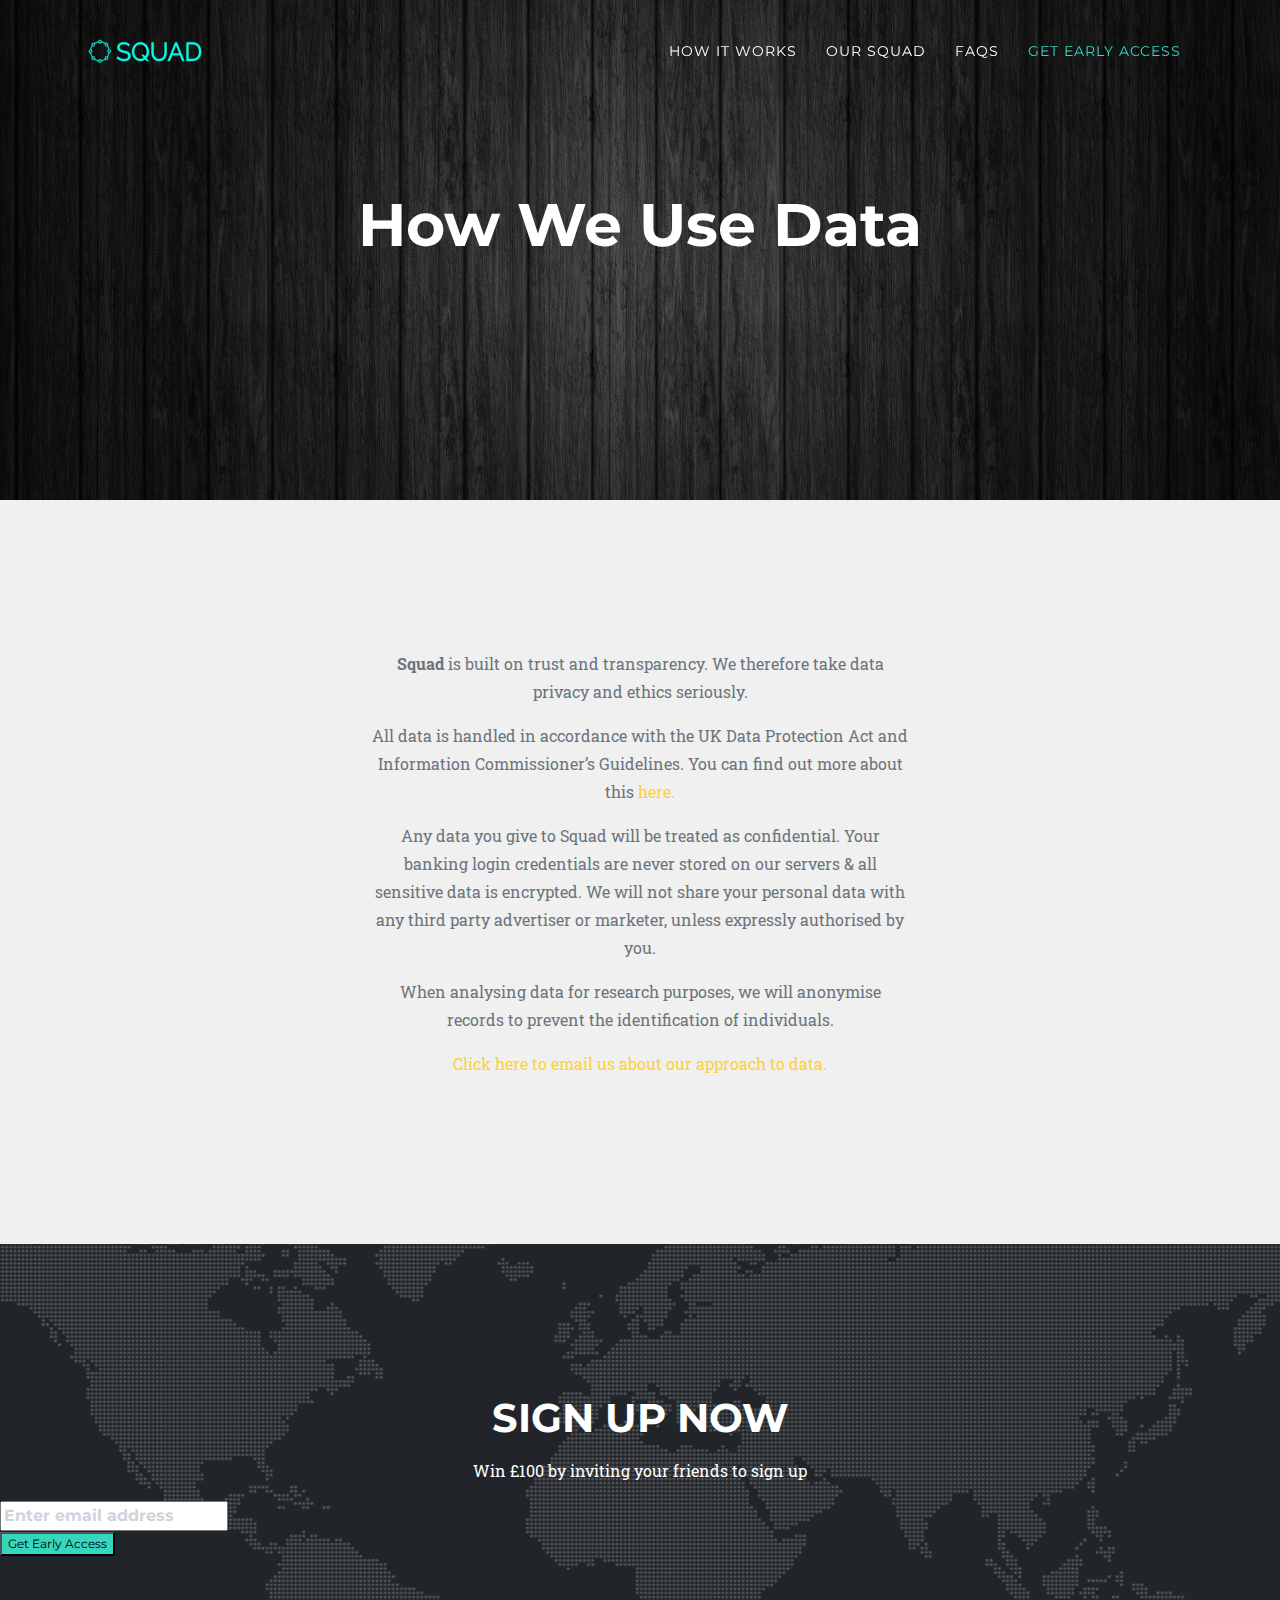
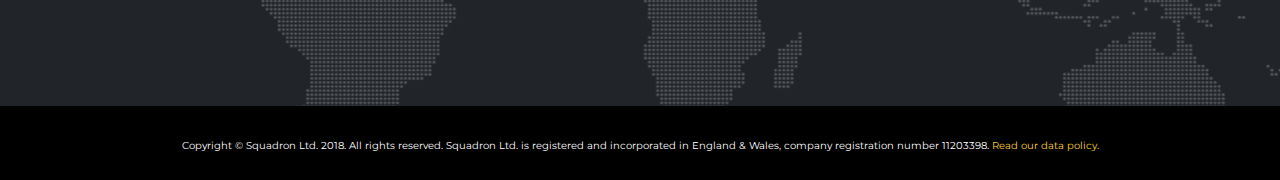
<file: data.html>
<!DOCTYPE html>
<html lang="en">

  <head>

    <!-- Global site tag (gtag.js) - Google Analytics -->
    <script async src="https://www.googletagmanager.com/gtag/js?id=UA-114732649-1"></script>
    <script>
      window.dataLayer = window.dataLayer || [];
      function gtag(){dataLayer.push(arguments);}
      gtag('js', new Date());

      gtag('config', 'UA-114732649-1');
    </script>


    <meta charset="utf-8">
    <meta name="viewport" content="width=device-width, initial-scale=1, shrink-to-fit=no">
    <meta name="description" content="">
    <meta name="author" content="Mihir Bhushan">
    <meta property="fb:app_id" content="206484643262517" />

    <title>Squad</title>

    <!-- Bootstrap core CSS -->
    <link href="vendor/bootstrap/css/bootstrap.min.css" rel="stylesheet">
    <link href="//cdn-images.mailchimp.com/embedcode/classic-10_7.css" rel="stylesheet" type="text/css">

    <!-- Custom fonts for this template -->
    <link href="vendor/font-awesome/css/font-awesome.min.css" rel="stylesheet" type="text/css">
    <link href="https://fonts.googleapis.com/css?family=Montserrat:400,700" rel="stylesheet" type="text/css">
    <link href='https://fonts.googleapis.com/css?family=Kaushan+Script' rel='stylesheet' type='text/css'>
    <link href='https://fonts.googleapis.com/css?family=Droid+Serif:400,700,400italic,700italic' rel='stylesheet' type='text/css'>
    <link href='https://fonts.googleapis.com/css?family=Roboto+Slab:400,100,300,700' rel='stylesheet' type='text/css'>

    <!-- Custom styles for this template -->
    <link href="css/agency.css" rel="stylesheet">

    <link rel="icon" href="img/logos/SquadAppClearLogo.png">

  </head>

  <body id="page-top">

    <!-- Navigation -->
    <nav class="navbar navbar-expand-lg navbar-dark fixed-top" id="mainNav">
      <div class="container">
        <a class="navbar-brand js-scroll-trigger" href="index.html" id="toplogo"><img class="img-fluid d-block mx-auto" src="img/logos/Picture1.png" alt=""></a>
        <button class="navbar-toggler navbar-toggler-right" type="button" data-toggle="collapse" data-target="#navbarResponsive" aria-controls="navbarResponsive" aria-expanded="false" aria-label="Toggle navigation">
          <i class="fa fa-bars"></i>
        </button>
        <div class="collapse navbar-collapse" id="navbarResponsive">
          <ul class="navbar-nav text-uppercase ml-auto">
            <li class="nav-item">
              <a class="nav-link js-scroll-trigger" href="index.html">How it Works</a>
            <li class="nav-item">
              <li class="nav-item">
                <a class="nav-link js-scroll-trigger" href="company.html">Our Squad</a>
              </li>
              <li class="nav-item">
                <a class="nav-link js-scroll-trigger" href="faq.html">FAQs</a>
              </li>
              <li class="nav-item">
                <a class="nav-link js-scroll-trigger" href="Signup.html" id="accessnav">Get Early Access</a>
              </li>
            <!-- <li class="nav-item">
              <a id="prototypebutton1 "class="btn btn-primary btn-xl text-uppercase js-scroll-trigger" href="Signup.html">Get Early Access</a>
            </li> -->
          </ul>
        </div>
      </div>
    </nav>



    <!-- Header -->
    <header class="masthead">
      <div class="container">
        <!--<div class="row">-->
            <div class="intro-text">
              <div class="intro-lead-in align-right">How We Use Data</div>
            </div>
      </div>
    </header>

    <!-- Team -->
    <section id="team">
      <div class="container">
        <div class="row">
          <div class="col-sm-3"></div>
          <div class="col-lg-6 text-center">
            <p class="text-muted"><strong>Squad</strong> is built on trust and transparency.  We therefore take data privacy and ethics seriously.</p>
            <p class="text-muted">All data is handled in accordance with the UK Data Protection Act and Information Commissioner’s Guidelines. You can find out more about this <a href="https://ico.org.uk/for-organisations/guide-to-data-protection/">here.</a></p>
            <p class="text-muted">Any data you give to Squad will be treated as confidential.  Your banking login credentials are never stored on our servers & all sensitive data is encrypted. We will not share your personal data with any third party advertiser or marketer, unless expressly authorised by you. </p>
            <p class="text-muted">When analysing data for research purposes, we will anonymise records to prevent the identification of individuals. </p>
            <p class="text-muted"><a href="mailto:info@joinsquad.io">Click here to email us about our approach to data.</a></p>
          </div>
        </div>

      </div>
    </section>

    <section id="contact">
      <div class="row">
      <div class="col-lg-12">
        <div class="intro-text">
            <h2 id="Contacttitle">SIGN UP NOW</h2>
            <p class="text-center">Win £100  by inviting your friends to sign up</p>
            <!-- Begin MailChimp Signup Form -->
              <link href="//cdn-images.mailchimp.com/embedcode/horizontal-slim-10_7.css" rel="stylesheet" type="text/css">

              <div id="mc_embed_signup">
                <form action="https://twitter.us17.list-manage.com/subscribe/post?u=b45ca9f2fac78a53aba53a733&amp;id=675dc687e1" method="post" id="mc-embedded-subscribe-form" name="mc-embedded-subscribe-form" class="validate" target="_blank" novalidate>
                    <div id="mc_embed_signup_scroll">
                       <input type="email" value="" name="EMAIL" class="email" id="mce-EMAIL" placeholder="Enter email address" required>
                       <div id="mce-responses" class="clear">
                        <div class="response" id="mce-error-response" style="display:none"></div>
                        <div class="response" id="mce-success-response" style="display:none"></div>
                      </div>    <!-- real people should not fill this in and expect good things - do not remove this or risk form bot signups-->
                       <!-- real people should not fill this in and expect good things - do not remove this or risk form bot signups-->
                       <div style="position: absolute; left: -5000px;" aria-hidden="true"><input type="text" name="b_b45ca9f2fac78a53aba53a733_675dc687e1" tabindex="-1" value=""></div>
                       <div class="clear"><input type="submit" value="Get Early Access" name="subscribe" id="mc-embedded-subscribe" class="button"></div>
                    </div>
                </form>
              </div>
        </div>
      </div>
    </div>
    </section>



    <footer>
      <div class="container">
        <div class="row">
          <div class="col-lg-12">
            <span class="copyright">Copyright &copy; Squadron Ltd. 2018. All rights reserved. Squadron Ltd. is registered and incorporated in England & Wales, company registration number 11203398. <a href="https://auth.truelayer.com/?response_type=code&client_id=squad-9efg&nonce=84770142&scope=info%20accounts%20balance%20transactions%20cards%20offline_access&redirect_uri=http://localhost:3000/callback&enable_mock=true">Read our data policy.</a></span>
          </div>
        </div>
      </div>
    </footer>


    <!-- Bootstrap core JavaScript -->
    <script src="vendor/jquery/jquery.min.js"></script>
    <script src="vendor/bootstrap/js/bootstrap.bundle.min.js"></script>

    <!-- Plugin JavaScript -->
    <script src="vendor/jquery-easing/jquery.easing.min.js"></script>

    <!-- Contact form JavaScript -->
    <script src="js/jqBootstrapValidation.js"></script>
    <script src="js/contact_me.js"></script>

    <!-- Custom scripts for this template -->
    <script src="js/agency.min.js"></script>

    <script>window.jQuery || document.write('<scr' + 'ipt src="https://code.jquery.com/jquery-1.11.0.min.js"><\/sc' + 'ript>')</script>
    <script>window.$kol_jquery = window.jQuery</script>
    <script src="https://kickoffpages-kickofflabs.netdna-ssl.com/widgets/1.9.6/kol_any_form.js"></script>
    <script src='https://kickoffpages-kickofflabs.netdna-ssl.com/w/112033/205484.js'></script>


  </body>

</html>
</file>
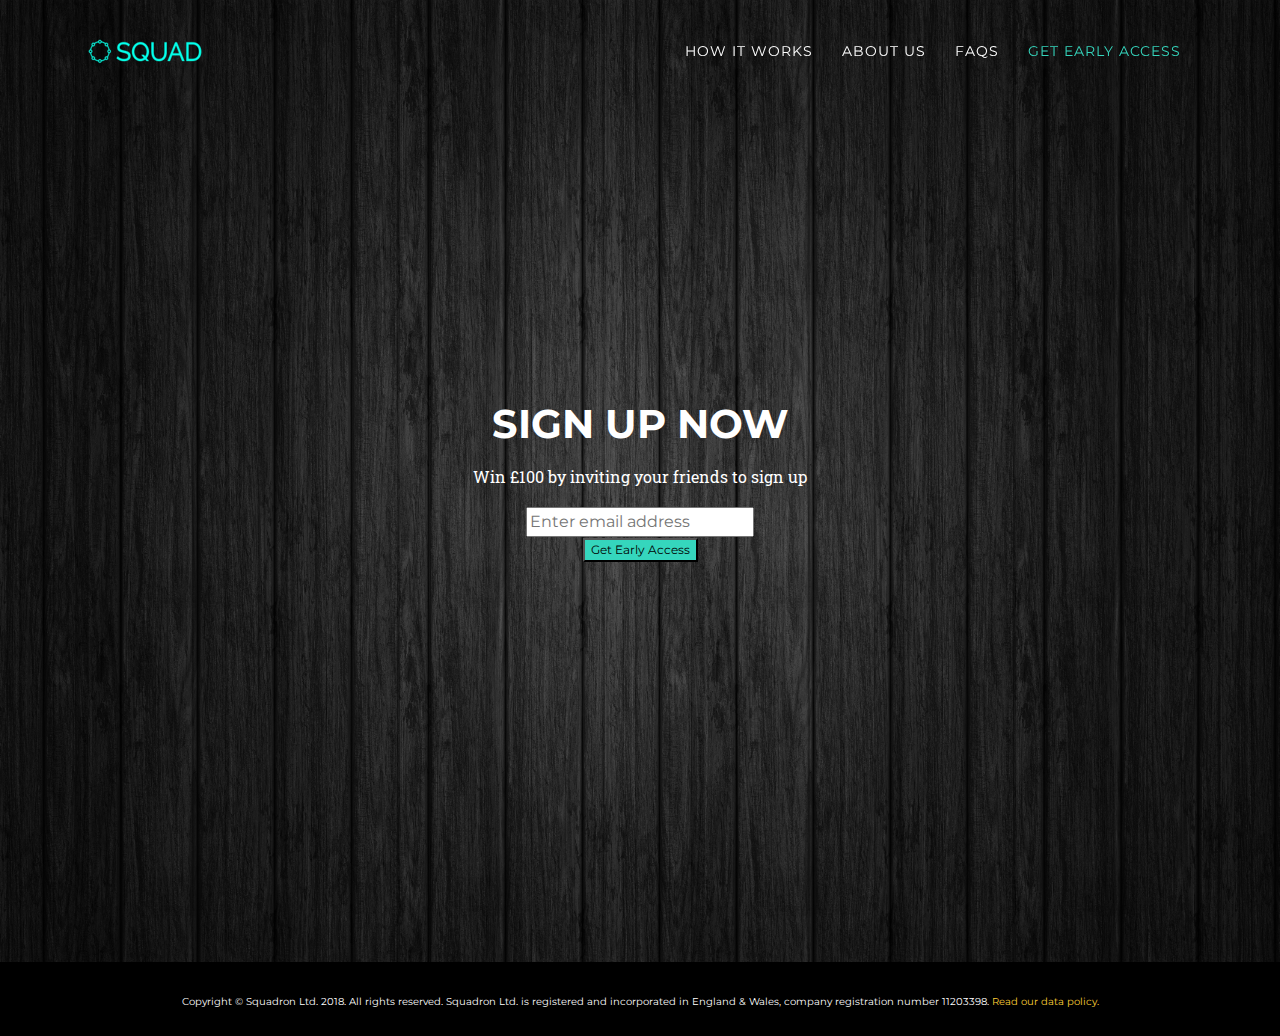
<file: Signup.html>
<!DOCTYPE html>
<html lang="en">

  <head>

    <!-- Global site tag (gtag.js) - Google Analytics -->
    <script async src="https://www.googletagmanager.com/gtag/js?id=UA-114732649-1"></script>
    <script>
      window.dataLayer = window.dataLayer || [];
      function gtag(){dataLayer.push(arguments);}
      gtag('js', new Date());

      gtag('config', 'UA-114732649-1');
    </script>


    <meta charset="utf-8">
    <meta name="viewport" content="width=device-width, initial-scale=1, shrink-to-fit=no">
    <meta name="description" content="">
    <meta name="author" content="Mihir Bhushan">
    <meta property="fb:app_id" content="206484643262517" />

    <title>Squad</title>

    <!-- Bootstrap core CSS -->
    <link href="vendor/bootstrap/css/bootstrap.min.css" rel="stylesheet">
    <link href="//cdn-images.mailchimp.com/embedcode/classic-10_7.css" rel="stylesheet" type="text/css">

    <!-- Custom fonts for this template -->
    <link href="vendor/font-awesome/css/font-awesome.min.css" rel="stylesheet" type="text/css">
    <link href="https://fonts.googleapis.com/css?family=Montserrat:400,700" rel="stylesheet" type="text/css">
    <link href='https://fonts.googleapis.com/css?family=Kaushan+Script' rel='stylesheet' type='text/css'>
    <link href='https://fonts.googleapis.com/css?family=Droid+Serif:400,700,400italic,700italic' rel='stylesheet' type='text/css'>
    <link href='https://fonts.googleapis.com/css?family=Roboto+Slab:400,100,300,700' rel='stylesheet' type='text/css'>

    <!-- Custom styles for this template -->
    <link href="css/agency.css" rel="stylesheet">

    <link rel="icon" href="img/logos/SquadAppClearLogo.png">

  </head>

  <body id="page-top">

    <!-- Navigation -->
    <nav class="navbar navbar-expand-lg navbar-dark fixed-top" id="mainNav">
      <div class="container">
        <a class="navbar-brand js-scroll-trigger" href="index.html" id="toplogo"><img class="img-fluid d-block mx-auto" src="img/logos/Picture1.png" alt=""></a>
        <button class="navbar-toggler navbar-toggler-right" type="button" data-toggle="collapse" data-target="#navbarResponsive" aria-controls="navbarResponsive" aria-expanded="false" aria-label="Toggle navigation">
          <i class="fa fa-bars"></i>
        </button>
        <div class="collapse navbar-collapse" id="navbarResponsive">
          <ul class="navbar-nav text-uppercase ml-auto">
            <li class="nav-item">
              <a class="nav-link js-scroll-trigger" href="index.html">How it Works</a>
            <li class="nav-item">
              <li class="nav-item">
                <a class="nav-link js-scroll-trigger" href="company.html">About Us</a>
              </li>
              <li class="nav-item">
                <a class="nav-link js-scroll-trigger" href="faq.html">FAQs</a>
              </li>
              <li class="nav-item">
                <a class="nav-link js-scroll-trigger" href="Signup.html" id="accessnav">Get Early Access</a>
              </li>
            <!-- <li class="nav-item">
              <a id="prototypebutton1 "class="btn btn-primary btn-xl text-uppercase js-scroll-trigger" href="index.html">Get Early Access</a>
            </li> -->
          </ul>
        </div>
      </div>
    </nav>



    <!-- Header -->
    <header class="masthead">
      <div class="container">
        <!--<div class="row">-->
            <div class="intro-text">
              <div class="row">
              <div class="col-lg-12">
                <div class="intro-text">
                    <h2 id="Contacttitle">SIGN UP NOW</h2>
                    <p>Win £100  by inviting your friends to sign up</p>
                    <!-- Begin MailChimp Signup Form -->
                      <link href="//cdn-images.mailchimp.com/embedcode/horizontal-slim-10_7.css" rel="stylesheet" type="text/css">

                      <div id="mc_embed_signup">
                        <form action="https://twitter.us17.list-manage.com/subscribe/post?u=b45ca9f2fac78a53aba53a733&amp;id=675dc687e1" method="post" id="mc-embedded-subscribe-form" name="mc-embedded-subscribe-form" class="validate" target="_blank" novalidate>
                            <div id="mc_embed_signup_scroll">
                               <input type="email" value="" name="EMAIL" class="email" id="mce-EMAIL" placeholder="Enter email address" required>
                               <div id="mce-responses" class="clear">
                                <div class="response" id="mce-error-response" style="display:none"></div>
                                <div class="response" id="mce-success-response" style="display:none"></div>
                              </div>    <!-- real people should not fill this in and expect good things - do not remove this or risk form bot signups-->
                               <!-- real people should not fill this in and expect good things - do not remove this or risk form bot signups-->
                               <div style="position: absolute; left: -5000px;" aria-hidden="true"><input type="text" name="b_b45ca9f2fac78a53aba53a733_675dc687e1" tabindex="-1" value=""></div>
                               <div class="clear"><input type="submit" value="Get Early Access" name="subscribe" id="mc-embedded-subscribe" class="button"></div>
                            </div>
                        </form>
                      </div>
                </div>
              </div>
            </div>
      </div>
    </header>



    <footer>
      <div class="container">
        <div class="row">
          <div class="col-lg-12">
            <span class="copyright">Copyright &copy; Squadron Ltd. 2018. All rights reserved. Squadron Ltd. is registered and incorporated in England & Wales, company registration number 11203398. <a href="data.html">Read our data policy.</a></span>
          </div>
        </div>
      </div>
    </footer>


    <!-- Bootstrap core JavaScript -->
    <script src="vendor/jquery/jquery.min.js"></script>
    <script src="vendor/bootstrap/js/bootstrap.bundle.min.js"></script>

    <!-- Plugin JavaScript -->
    <script src="vendor/jquery-easing/jquery.easing.min.js"></script>

    <!-- Contact form JavaScript -->
    <script src="js/jqBootstrapValidation.js"></script>
    <script src="js/contact_me.js"></script>

    <!-- Custom scripts for this template -->
    <script src="js/agency.min.js"></script>

    <script>window.jQuery || document.write('<scr' + 'ipt src="https://code.jquery.com/jquery-1.11.0.min.js"><\/sc' + 'ript>')</script>
    <script>window.$kol_jquery = window.jQuery</script>
    <script src="https://kickoffpages-kickofflabs.netdna-ssl.com/widgets/1.9.6/kol_any_form.js"></script>
    <script src='https://kickoffpages-kickofflabs.netdna-ssl.com/w/112033/205484.js'></script>


  </body>

</html>
</file>
<file: css/agency.css>
.animation-frame {
    position: relative;
    margin-top: -100px;
    padding-bottom: 50px;
}

img {
    vertical-align: middle;
}
img {
    border: 0;
    border-top-color: initial;
    border-top-style: initial;
    border-top-width: 0px;
    border-right-color: initial;
    border-right-style: initial;
    border-right-width: 0px;
    border-bottom-color: initial;
    border-bottom-style: initial;
    border-bottom-width: 0px;
    border-left-color: initial;
    border-left-style: initial;
    border-left-width: 0px;
    border-image-source: initial;
    border-image-slice: initial;
    border-image-width: initial;
    border-image-outset: initial;
    border-image-repeat: initial;
}

.animation-video {
    height: 476px;
    margin-left: -316.5px;
    position: relative;
    top: 185px;
    width: 340px;
    padding-bottom: 50px;

}



body {
  overflow-x: hidden;
  font-family: 'Roboto Slab', 'Helvetica Neue', Helvetica, Arial, sans-serif;
}

p {
  line-height: 1.75;
}

a {
  color: #fed136;
}

a:hover {
  color: #fec503;
}

.text-primary {
  color: #fed136 !important;
}

h1,
h2,
h3,
h4,
h5,
h6 {
  font-weight: 700;
  font-family: 'Montserrat', 'Helvetica Neue', Helvetica, Arial, sans-serif;
}

section {
  padding: 100px 0;
}

section h2.section-heading {
  font-size: 40px;
  margin-top: 0;
  margin-bottom: 15px;
}

section h3.section-subheading {
  font-size: 16px;
  font-weight: 400;
  font-style: italic;
  margin-bottom: 75px;
  text-transform: none;
  font-family: 'Droid Serif', 'Helvetica Neue', Helvetica, Arial, sans-serif;
}

@media (min-width: 768px) {
  section {
    padding: 150px 0;
  }
}

.btn {
  font-family: 'Montserrat', 'Helvetica Neue', Helvetica, Arial, sans-serif;
  font-weight: 700;
}

.btn-xl {
  font-size: 12px;
  padding: 10px 20px;
}

.btn-primary {
  background-color: transparent;
  border-color: White;
  border-width: 5px;
}

.btn-primary:active, .btn-primary:focus, .btn-primary:hover {
  background-color: transparent;
  border-color: #b8bec0 !important;
  color: #b8bec0 !important;
  border-width: 5px;
}

.btn-primary:active, .btn-primary:focus {
  box-shadow: 0 0 0 0.2rem rgba(254, 209, 55, 0.5) !important;
}

.button{
  background-color:#35d6bd !important;
  font-size: 12px !important;
  text-align: center;
}

a#accessnav {
  color: #35d6bd !important;
}

::-moz-selection {
  background: #fed136;
  text-shadow: none;
}

::selection {
  background: #fed136;
  text-shadow: none;
}

img::selection {
  background: transparent;
}

img::-moz-selection {
  background: transparent;
}

#mainNav {
  background-color: #212529;
}

#mainNav .navbar-toggler {
  font-size: 12px;
  right: 0;
  padding: 13px;
  text-transform: uppercase;
  color: white;
  border: 0;
  background-color: transparent;
  font-family: 'Montserrat', 'Helvetica Neue', Helvetica, Arial, sans-serif;
}

#mainNav .navbar-brand {
  color: white;
  font-family: 'Kaushan Script', 'Helvetica Neue', Helvetica, Arial, cursive;
}

#mainNav .navbar-brand.active, #mainNav .navbar-brand:active, #mainNav .navbar-brand:focus, #mainNav .navbar-brand:hover {
  color: #fec503;
}

#mainNav .navbar-nav .nav-item .nav-link {
  font-size: 90%;
  font-weight: 400;
  padding: 0.75em 0;
  letter-spacing: 1px;
  color: white;
  font-family: 'Montserrat', 'Helvetica Neue', Helvetica, Arial, sans-serif;
}

#mainNav .navbar-nav .nav-item .nav-link.active, #mainNav .navbar-nav .nav-item .nav-link:hover {
  /*color: #fed136;*/
}

a#prototypebutton1{
  font-size: 90%;
  letter-spacing: 1px;
  padding: 1px 2px;
  padding-top: 2px:
}

@media (min-width: 992px) {
  #mainNav {
    padding-top: 25px;
    padding-bottom: 25px;
    -webkit-transition: padding-top 0.3s, padding-bottom 0.3s;
    -moz-transition: padding-top 0.3s, padding-bottom 0.3s;
    transition: padding-top 0.3s, padding-bottom 0.3s;
    border: none;
    background-color: transparent;
  }
  #mainNav .navbar-brand {
    font-size: 1.75em;
    -webkit-transition: all 0.3s;
    -moz-transition: all 0.3s;
    transition: all 0.3s;
  }
  #mainNav .navbar-nav .nav-item .nav-link {
    padding: 1.1em 1em !important;
  }
  #mainNav.navbar-shrink {
    padding-top: 0;
    padding-bottom: 0;
    background-color: #212529;
  }
  #mainNav.navbar-shrink .navbar-brand {
    font-size: 1.25em;
    padding: 12px 0;
  }
}

header.masthead {
  text-align: center;
  color: white;
  background-image: url("../img/header-bg.jpg");
  background-repeat: no-repeat;
  background-attachment: scroll;
  background-position: center center;
  -webkit-background-size: cover;
  -moz-background-size: cover;
  -o-background-size: cover;
  background-size: cover;
}

header.masthead .intro-text {
  padding-top: 150px;
  padding-bottom: 100px;
}

#firsttext {
  padding-top: 150px;
  padding-bottom: 50px;
  padding-left: 100px;
}

header.masthead .intro-text .intro-lead-in {
  font-size: 50px;
  font-weight: bold;
  line-height: 50px;
  margin-bottom: 20px;
    text-align: center;
  font-family: 'Montserrat', 'Helvetica Neue', Helvetica, Arial, sans-serif;
}

header.masthead .intro-text .intro-heading {
  font-size: 50px;
  font-weight: 700;
  line-height: 50px;
  margin-bottom: 25px;
  font-family: 'Montserrat', 'Helvetica Neue', Helvetica, Arial, sans-serif;
}

@media (min-width: 768px) {
  header.masthead .intro-text {
    padding-top: 200px;
    padding-bottom: 200px;
  }
  header.masthead .intro-text .intro-lead-in {
    font-size: 60px;
    font-weight: bold;
    line-height: 50px;
    margin-left: 15px;
    margin-right: 15px;
    margin-bottom: 50px;
    text-align: center;
    font-family: 'Montserrat', 'Helvetica Neue', Helvetica, Arial, sans-serif;
  }
  header.masthead .intro-text .intro-heading {
    font-size: 75px;
    font-weight: 700;
    line-height: 75px;
    margin-bottom: 50px;
    font-family: 'Montserrat', 'Helvetica Neue', Helvetica, Arial, sans-serif;
  }
}

.service-heading {
  margin: 15px 0;
  text-transform: none;
}

.timeline {
  position: relative;
  padding: 0;
  list-style: none;
}

.timeline:before {
  position: absolute;
  top: 0;
  bottom: 0;
  left: 40px;
  width: 2px;
  margin-left: -1.5px;
  content: '';
  background-color: #e9ecef;
}

.timeline > li {
  position: relative;
  min-height: 50px;
  margin-bottom: 50px;
}

.timeline > li:after, .timeline > li:before {
  display: table;
  content: ' ';
}

.timeline > li:after {
  clear: both;
}

.timeline > li .timeline-panel {
  position: relative;
  float: right;
  width: 100%;
  padding: 0 20px 0 100px;
  text-align: left;
}

.timeline > li .timeline-panel:before {
  right: auto;
  left: -15px;
  border-right-width: 15px;
  border-left-width: 0;
}

.timeline > li .timeline-panel:after {
  right: auto;
  left: -14px;
  border-right-width: 14px;
  border-left-width: 0;
}

.timeline > li .timeline-image {
  position: absolute;
  z-index: 100;
  left: 0;
  width: 80px;
  height: 80px;
  margin-left: 0;
  text-align: center;
  color: white;
  border: 7px solid #e9ecef;
  border-radius: 100%;
  background-color: #fed136;
}

.timeline > li .timeline-image h4 {
  font-size: 10px;
  line-height: 14px;
  margin-top: 12px;
}

.timeline > li.timeline-inverted > .timeline-panel {
  float: right;
  padding: 0 20px 0 100px;
  text-align: left;
}

.timeline > li.timeline-inverted > .timeline-panel:before {
  right: auto;
  left: -15px;
  border-right-width: 15px;
  border-left-width: 0;
}

.timeline > li.timeline-inverted > .timeline-panel:after {
  right: auto;
  left: -14px;
  border-right-width: 14px;
  border-left-width: 0;
}

.timeline > li:last-child {
  margin-bottom: 0;
}

.timeline .timeline-heading h4 {
  margin-top: 0;
  color: inherit;
}

.timeline .timeline-heading h4.subheading {
  text-transform: none;
}

.timeline .timeline-body > ul,
.timeline .timeline-body > p {
  margin-bottom: 0;
}

@media (min-width: 768px) {
  .timeline:before {
    left: 50%;
  }
  .timeline > li {
    min-height: 100px;
    margin-bottom: 100px;
  }
  .timeline > li .timeline-panel {
    float: left;
    width: 41%;
    padding: 0 20px 20px 30px;
    text-align: right;
  }
  .timeline > li .timeline-image {
    left: 50%;
    width: 100px;
    height: 100px;
    margin-left: -50px;
  }
  .timeline > li .timeline-image h4 {
    font-size: 13px;
    line-height: 18px;
    margin-top: 16px;
  }
  .timeline > li.timeline-inverted > .timeline-panel {
    float: right;
    padding: 0 30px 20px 20px;
    text-align: left;
  }
}

@media (min-width: 992px) {
  .timeline > li {
    min-height: 150px;
  }
  .timeline > li .timeline-panel {
    padding: 0 20px 20px;
  }
  .timeline > li .timeline-image {
    width: 150px;
    height: 150px;
    margin-left: -75px;
  }
  .timeline > li .timeline-image h4 {
    font-size: 18px;
    line-height: 26px;
    margin-top: 30px;
  }
  .timeline > li.timeline-inverted > .timeline-panel {
    padding: 0 20px 20px;
  }
}

@media (min-width: 1200px) {
  .timeline > li {
    min-height: 170px;
  }
  .timeline > li .timeline-panel {
    padding: 0 20px 20px 100px;
  }
  .timeline > li .timeline-image {
    width: 170px;
    height: 170px;
    margin-left: -85px;
  }
  .timeline > li .timeline-image h4 {
    margin-top: 40px;
  }
  .timeline > li.timeline-inverted > .timeline-panel {
    padding: 0 100px 20px 20px;
  }
}

.team-member {
  margin-bottom: 50px;
  text-align: center;
}

.team-member img {
  width: 225px;
  height: 225px;
  border: 7px solid #fff;
}

.team-member h4 {
  margin-top: 25px;
  margin-bottom: 0;
  text-transform: none;
}

.team-member p {
  margin-top: 0;
}

section#stats {
  background-color: White;
}

p#intropara {
  text-align: left;
  color: white;
  padding-bottom: 20px;
  font-size: 20px;
}

section#howitworks {
  background-color: White;
}

section#mission {
  background-color: 		#F0F0F0;

}

section#ourstory {
  background-color: white;
}
section#Security {
  background-color: 			#F0F0F0;
}

section#prototype {
  background-color: white;
}

section#team {
  background-color: 			#F0F0F0;
}

section#faq {
  background-color: 			White;
}

section#why {
  background-color: 			#F0F0F0;
}

a#prototypebutton2{
  background-color: transparent;
  border-color: black;
  border-width: 5px;
  color: black;
}

p#Instructions{
  color: white;
  text-align: center;
  margin-bottom: 2px;
  margin-left: 40px;
  padding-right: -20px;
}

p#InstructionsLast{
  color: white;
  text-align: center;
  margin-top: -30px
  margin-bottom: 40px;
  margin-left: 40px
  padding-right: -20px;
}

section#contact {
  background-color: #212529;
  background-image: url("../img/map-image.png");
  background-repeat: no-repeat;
  background-position: center;
  color: white;
}

section#contact .section-heading {
  color: #fff;
}

section#contact .form-group {
  margin-bottom: 25px;
}

section#contact .form-group input,
section#contact .form-group textarea {
  padding: 20px;
}

section#contact .form-group input.form-control {
  height: auto;
}

section#contact .form-group textarea.form-control {
  height: 248px;
}

section#contact .form-control:focus {
  border-color: #fed136;
  box-shadow: none;
}

section#contact ::-webkit-input-placeholder {
  font-weight: 700;
  color: #ced4da;
  font-family: 'Montserrat', 'Helvetica Neue', Helvetica, Arial, sans-serif;
}

section#contact :-moz-placeholder {
  font-weight: 700;
  color: #ced4da;
  /* Firefox 18- */
  font-family: 'Montserrat', 'Helvetica Neue', Helvetica, Arial, sans-serif;
}

section#contact ::-moz-placeholder {
  font-weight: 700;
  color: #ced4da;
  /* Firefox 19+ */
  font-family: 'Montserrat', 'Helvetica Neue', Helvetica, Arial, sans-serif;
}

section#contact :-ms-input-placeholder {
  font-weight: 700;
  color: #ced4da;
  font-family: 'Montserrat', 'Helvetica Neue', Helvetica, Arial, sans-serif;
}

footer {
  padding: 25px 0;
  text-align: center;
  background-color: black;
}

footer span.copyright {
  font-size: 10px;
  color: white;
  line-height: 10px;
  text-transform: none;
  font-family: 'Montserrat', 'Helvetica Neue', Helvetica, Arial, sans-serif;
}

footer ul.quicklinks {
  font-size: 90%;
  line-height: 40px;
  margin-bottom: 0;
  text-transform: none;
  font-family: 'Montserrat', 'Helvetica Neue', Helvetica, Arial, sans-serif;
}

ul.social-buttons {
  margin-bottom: 0;
}

ul.social-buttons li a {
  font-size: 20px;
  line-height: 40px;
  display: block;
  width: 40px;
  height: 40px;
  -webkit-transition: all 0.3s;
  -moz-transition: all 0.3s;
  transition: all 0.3s;
  color: white;
  border-radius: 100%;
  outline: none;
  background-color: #212529;
}

ul.social-buttons li a:active, ul.social-buttons li a:focus, ul.social-buttons li a:hover {
  /* background-color: #fed136; */
}

#mc_embed_signup{
  background-color: transparent;
  clear:left;
  width: 100%
  font:16px;
  font-family: 'Montserrat', 'Helvetica Neue', Helvetica, Arial, sans-serif;}

 h2#Contacttitle {
   font-weight: 700;
   font-family: 'Montserrat', 'Helvetica Neue', Helvetica, Arial, sans-serif;
   font-size: 40px;
   text-align: center;
   margin-top: 0;
   margin-bottom: 15px;
   color: white;
 }

 h6#contacttext{
   text-align: center;
 }


 /* Slideshow container */
 .slideshow-container {
   position: relative;
   background: transparent;
   width: 78%;
   padding-left: 400px;
 }

 /* Slides */
 .mySlides {
   display: none;
   padding: 80px;
   text-align: center;
 }

 /* Next & previous buttons */
 .prev, .next {
   cursor: pointer;
   position: absolute;
   top: 50%;
   width: auto;
   margin-top: -30px;
   padding: 16px;
   color: #888;
   font-weight: bold;
   font-size: 20px;
   border-radius: 0 3px 3px 0;
   user-select: none;
 }

 /* Position the "next button" to the right */
 .next {
   position: absolute;
   right: 0;
   border-radius: 3px 0 0 3px;
 }

 /* On hover, add a black background color with a little bit see-through */
 .prev:hover, .next:hover {
   background-color: rgba(0,0,0,0.8);
   color: white;
 }

 /* The dot/bullet/indicator container */
 .dot-container {
   text-align: center;
   padding: 20px;
   padding-left: 400px;
   background: transparent;
   width: 78%;
 }

 /* The dots/bullets/indicators */
 .dot {
   cursor: pointer;
   height: 15px;
   width: 15px;
   margin: 0 2px;
   background-color: #bbb;
   border-radius: 50%;
   display: inline-block;
   transition: background-color 0.6s ease;
 }

 /* Add a background color to the active dot/circle */
 .active, .dot:hover {
   background-color: #717171;
 }

 /* Add an italic font style to all quotes */
 q {font-style: italic;}

 /* Add a blue color to the author */
 .author {color: cornflowerblue;}
</file>
